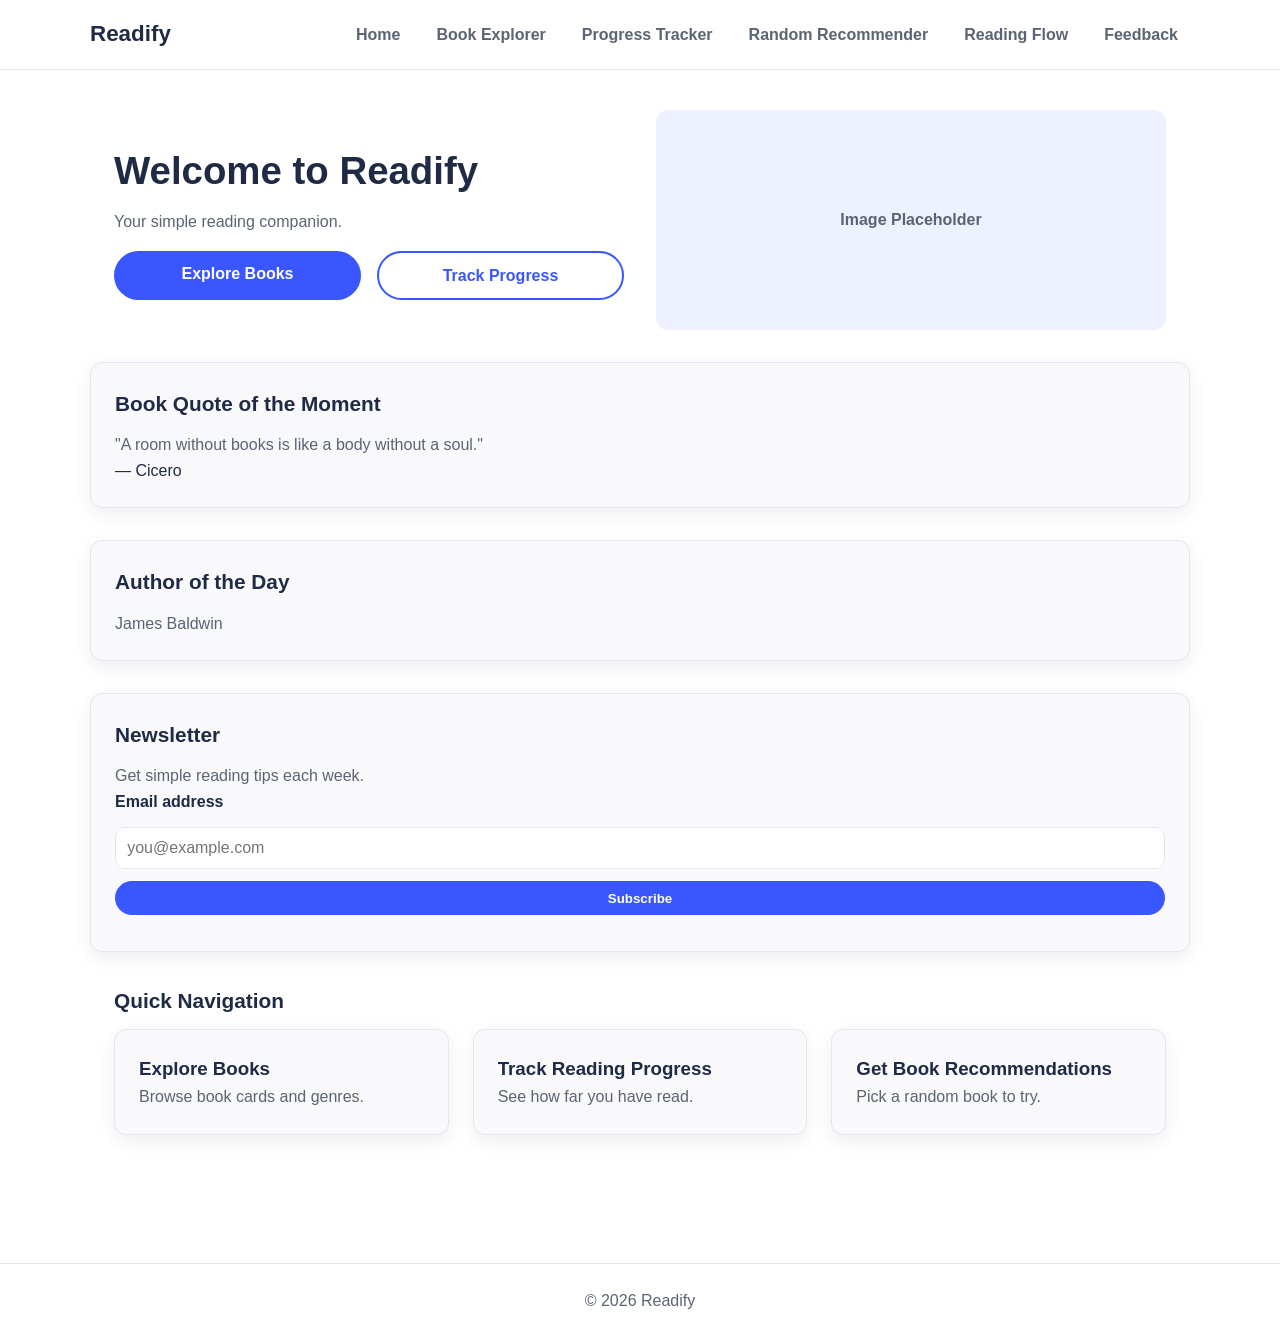
<file: index.html>
<!doctype html>
<html lang="en">
  <head>
    <meta charset="utf-8" />
    <meta name="viewport" content="width=device-width, initial-scale=1" />
    <title>Readify | Home</title>
    <link rel="manifest" href="manifest.json" />
    <meta name="theme-color" content="#3a57ff" />
    <link rel="stylesheet" href="assets/css/style.css" />
  </head>
  <body>
    <header class="site-header">
      <div class="container header-inner">
        <a class="logo" href="index.html">Readify</a>
        <button class="nav-toggle" type="button" aria-label="Toggle navigation" data-nav-toggle>
          ☰
        </button>
        <nav class="site-nav" data-nav-menu>
          <a href="index.html">Home</a>
          <a href="book-explorer.html">Book Explorer</a>
          <a href="progress-tracker.html">Progress Tracker</a>
          <a href="random-recommender.html">Random Recommender</a>
          <a href="reading-flow.html">Reading Flow</a>
          <a href="feedback.html">Feedback</a>
        </nav>
      </div>
    </header>

    <main class="page">
      <section class="section hero container">
        <div>
          <h1 class="page-title">Welcome to Readify</h1>
          <p class="page-intro">Your simple reading companion.</p>
          <div class="hero-actions">
            <a class="button" href="book-explorer.html">Explore Books</a>
            <a class="button secondary" href="progress-tracker.html">Track Progress</a>
          </div>
        </div>
        <div class="hero-image">Image Placeholder</div>
      </section>

      <section class="section container card">
        <h2 class="section-title">Book Quote of the Moment</h2>
        <p class="helper-text" data-quote-text>Loading quote...</p>
        <p data-quote-author>—</p>
      </section>

      <section class="section container card">
        <h2 class="section-title">Author of the Day</h2>
        <p class="helper-text" data-author-of-day>Loading author...</p>
      </section>

      <section class="section container card">
        <h2 class="section-title">Newsletter</h2>
        <p class="helper-text">Get simple reading tips each week.</p>
        <form data-newsletter-form>
          <label for="newsletter-email">Email address</label>
          <input id="newsletter-email" name="email" type="email" placeholder="you@example.com" required />
          <button class="button" type="submit">Subscribe</button>
          <p class="success" data-newsletter-message></p>
        </form>
      </section>

      <section class="section container">
        <h2 class="section-title">Quick Navigation</h2>
        <div class="grid grid-3">
          <a class="card link-card" href="book-explorer.html">
            <h3>Explore Books</h3>
            <p class="helper-text">Browse book cards and genres.</p>
          </a>
          <a class="card link-card" href="progress-tracker.html">
            <h3>Track Reading Progress</h3>
            <p class="helper-text">See how far you have read.</p>
          </a>
          <a class="card link-card" href="random-recommender.html">
            <h3>Get Book Recommendations</h3>
            <p class="helper-text">Pick a random book to try.</p>
          </a>
        </div>
      </section>
    </main>

    <footer class="site-footer">
      <div class="container">© 2026 Readify</div>
    </footer>

    <script src="assets/js/app.js"></script>
    <script src="assets/js/home.js"></script>
  </body>
</html>
</file>
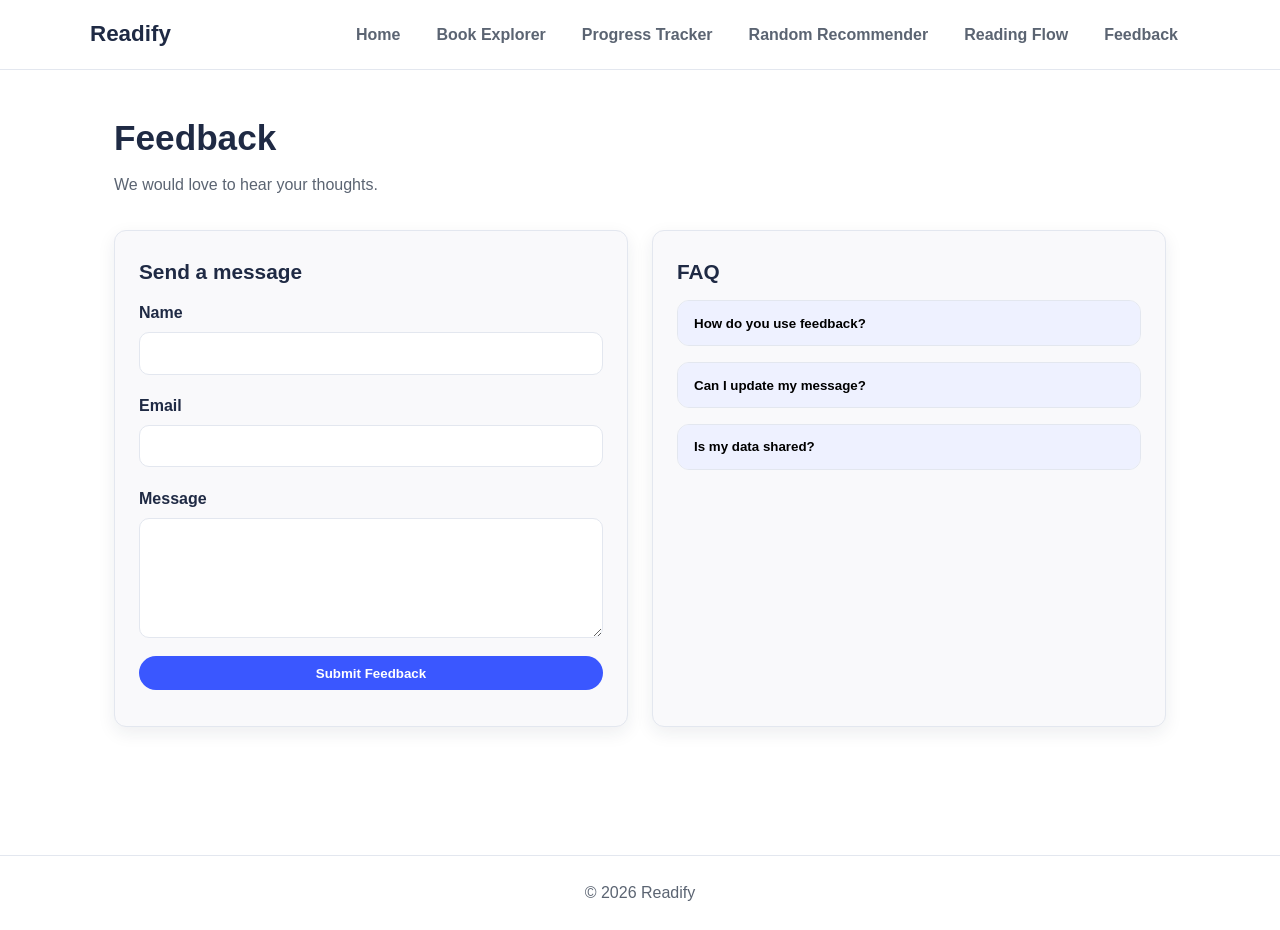
<file: feedback.html>
<!doctype html>
<html lang="en">
  <head>
    <meta charset="utf-8" />
    <meta name="viewport" content="width=device-width, initial-scale=1" />
    <title>Readify | Feedback</title>
    <link rel="manifest" href="manifest.json" />
    <meta name="theme-color" content="#3a57ff" />
    <link rel="stylesheet" href="assets/css/style.css" />
  </head>
  <body>
    <header class="site-header">
      <div class="container header-inner">
        <a class="logo" href="index.html">Readify</a>
        <button class="nav-toggle" type="button" aria-label="Toggle navigation" data-nav-toggle>
          ☰
        </button>
        <nav class="site-nav" data-nav-menu>
          <a href="index.html">Home</a>
          <a href="book-explorer.html">Book Explorer</a>
          <a href="progress-tracker.html">Progress Tracker</a>
          <a href="random-recommender.html">Random Recommender</a>
          <a href="reading-flow.html">Reading Flow</a>
          <a href="feedback.html">Feedback</a>
        </nav>
      </div>
    </header>

    <main class="page">
      <section class="section container">
        <h1 class="page-title">Feedback</h1>
        <p class="page-intro">We would love to hear your thoughts.</p>
      </section>

      <section class="section container grid grid-2">
        <div class="card">
          <h2 class="section-title">Send a message</h2>
          <form data-feedback-form>
            <label>
              Name
              <input type="text" name="name" required />
              <span class="error" data-error-name></span>
            </label>
            <label>
              Email
              <input type="email" name="email" required />
              <span class="error" data-error-email></span>
            </label>
            <label>
              Message
              <textarea name="message" required></textarea>
              <span class="error" data-error-message></span>
            </label>
            <button class="button" type="submit">Submit Feedback</button>
            <p class="success" data-feedback-success></p>
          </form>
        </div>

        <div class="card">
          <h2 class="section-title">FAQ</h2>
          <div class="faq-list">
            <div class="accordion-item" data-accordion-item>
              <button class="accordion-button" type="button" data-accordion-button>
                How do you use feedback?
              </button>
              <div class="accordion-content">
                <p class="helper-text">We review messages to improve the app for students.</p>
              </div>
            </div>
            <div class="accordion-item" data-accordion-item>
              <button class="accordion-button" type="button" data-accordion-button>
                Can I update my message?
              </button>
              <div class="accordion-content">
                <p class="helper-text">Yes, send a new message anytime.</p>
              </div>
            </div>
            <div class="accordion-item" data-accordion-item>
              <button class="accordion-button" type="button" data-accordion-button>
                Is my data shared?
              </button>
              <div class="accordion-content">
                <p class="helper-text">No, it stays in your browser storage.</p>
              </div>
            </div>
          </div>
        </div>
      </section>
    </main>

    <footer class="site-footer">
      <div class="container">© 2026 Readify</div>
    </footer>

    <script src="assets/js/app.js"></script>
    <script src="assets/js/feedback.js"></script>
  </body>
</html>
</file>
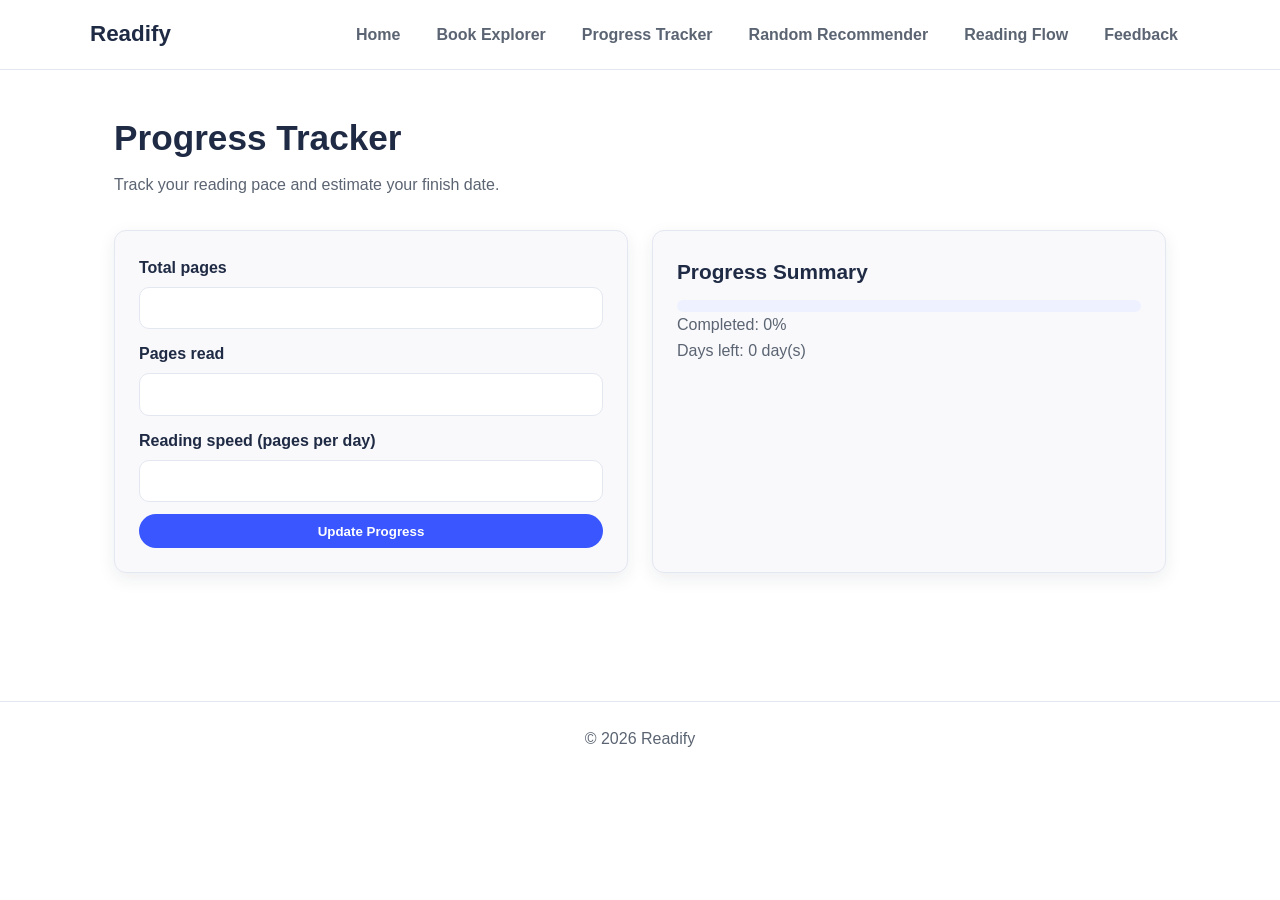
<file: progress-tracker.html>
<!doctype html>
<html lang="en">
  <head>
    <meta charset="utf-8" />
    <meta name="viewport" content="width=device-width, initial-scale=1" />
    <title>Readify | Progress Tracker</title>
    <link rel="manifest" href="manifest.json" />
    <meta name="theme-color" content="#3a57ff" />
    <link rel="stylesheet" href="assets/css/style.css" />
  </head>
  <body>
    <header class="site-header">
      <div class="container header-inner">
        <a class="logo" href="index.html">Readify</a>
        <button class="nav-toggle" type="button" aria-label="Toggle navigation" data-nav-toggle>
          ☰
        </button>
        <nav class="site-nav" data-nav-menu>
          <a href="index.html">Home</a>
          <a href="book-explorer.html">Book Explorer</a>
          <a href="progress-tracker.html">Progress Tracker</a>
          <a href="random-recommender.html">Random Recommender</a>
          <a href="reading-flow.html">Reading Flow</a>
          <a href="feedback.html">Feedback</a>
        </nav>
      </div>
    </header>

    <main class="page">
      <section class="section container">
        <h1 class="page-title">Progress Tracker</h1>
        <p class="page-intro">Track your reading pace and estimate your finish date.</p>
      </section>

      <section class="section container grid grid-2">
        <div class="card">
          <form data-tracker-form>
            <label>
              Total pages
              <input type="number" name="totalPages" min="1" required />
            </label>
            <label>
              Pages read
              <input type="number" name="pagesRead" min="0" required />
            </label>
            <label>
              Reading speed (pages per day)
              <input type="number" name="speed" min="1" required />
            </label>
            <button class="button" type="submit">Update Progress</button>
          </form>
        </div>

        <div class="card">
          <h2 class="section-title">Progress Summary</h2>
          <div class="progress-bar">
            <div class="progress-bar-fill" data-progress-fill></div>
          </div>
          <p class="helper-text">Completed: <span data-progress-percent>0%</span></p>
          <p class="helper-text">Days left: <span data-progress-days>0 day(s)</span></p>
        </div>
      </section>
    </main>

    <footer class="site-footer">
      <div class="container">© 2026 Readify</div>
    </footer>

    <script src="assets/js/app.js"></script>
    <script src="assets/js/tracker.js"></script>
  </body>
</html>
</file>
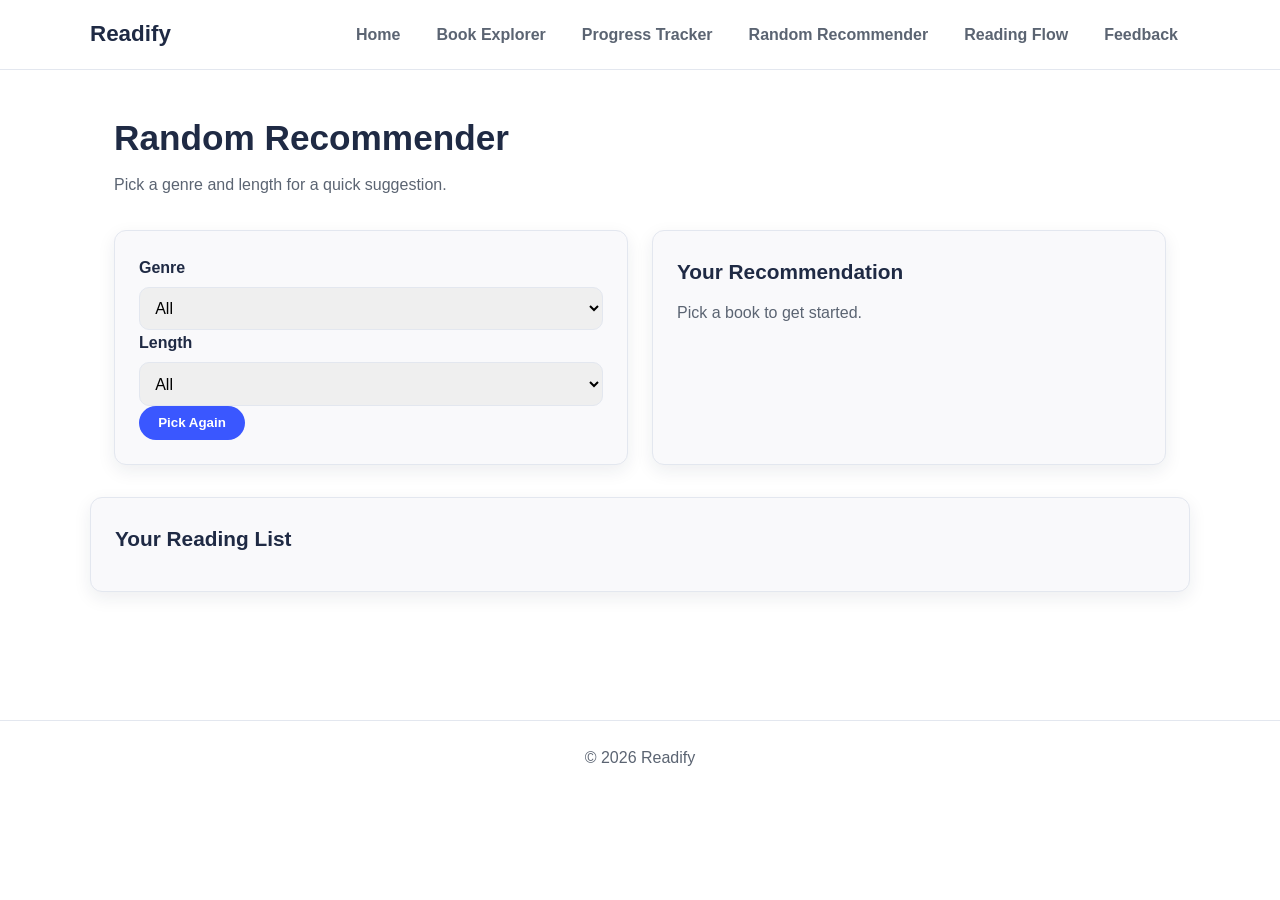
<file: random-recommender.html>
<!doctype html>
<html lang="en">
  <head>
    <meta charset="utf-8" />
    <meta name="viewport" content="width=device-width, initial-scale=1" />
    <title>Readify | Random Recommender</title>
    <link rel="manifest" href="manifest.json" />
    <meta name="theme-color" content="#3a57ff" />
    <link rel="stylesheet" href="assets/css/style.css" />
  </head>
  <body>
    <header class="site-header">
      <div class="container header-inner">
        <a class="logo" href="index.html">Readify</a>
        <button class="nav-toggle" type="button" aria-label="Toggle navigation" data-nav-toggle>
          ☰
        </button>
        <nav class="site-nav" data-nav-menu>
          <a href="index.html">Home</a>
          <a href="book-explorer.html">Book Explorer</a>
          <a href="progress-tracker.html">Progress Tracker</a>
          <a href="random-recommender.html">Random Recommender</a>
          <a href="reading-flow.html">Reading Flow</a>
          <a href="feedback.html">Feedback</a>
        </nav>
      </div>
    </header>

    <main class="page">
      <section class="section container">
        <h1 class="page-title">Random Recommender</h1>
        <p class="page-intro">Pick a genre and length for a quick suggestion.</p>
      </section>

      <section class="section container grid grid-2">
        <div class="card">
          <label>
            Genre
            <select data-rec-genre>
              <option value="All">All</option>
              <option value="Fiction">Fiction</option>
              <option value="Sci-Fi">Sci-Fi</option>
              <option value="Romance">Romance</option>
              <option value="Non-Fiction">Non-Fiction</option>
              <option value="Mystery">Mystery</option>
            </select>
          </label>
          <label>
            Length
            <select data-rec-length>
              <option value="All">All</option>
              <option value="Short">Short</option>
              <option value="Medium">Medium</option>
              <option value="Long">Long</option>
            </select>
          </label>
          <button class="button" type="button" data-pick-button>Pick Again</button>
        </div>

        <div class="card">
          <h2 class="section-title">Your Recommendation</h2>
          <p class="helper-text" data-rec-title>Pick a book to get started.</p>
          <p data-rec-author></p>
        </div>
      </section>

      <section class="section container card">
        <h2 class="section-title">Your Reading List</h2>
        <ul class="list" data-reading-list></ul>
      </section>
    </main>

    <footer class="site-footer">
      <div class="container">© 2026 Readify</div>
    </footer>

    <script src="assets/js/app.js"></script>
    <script src="assets/js/recommender.js"></script>
  </body>
</html>
</file>
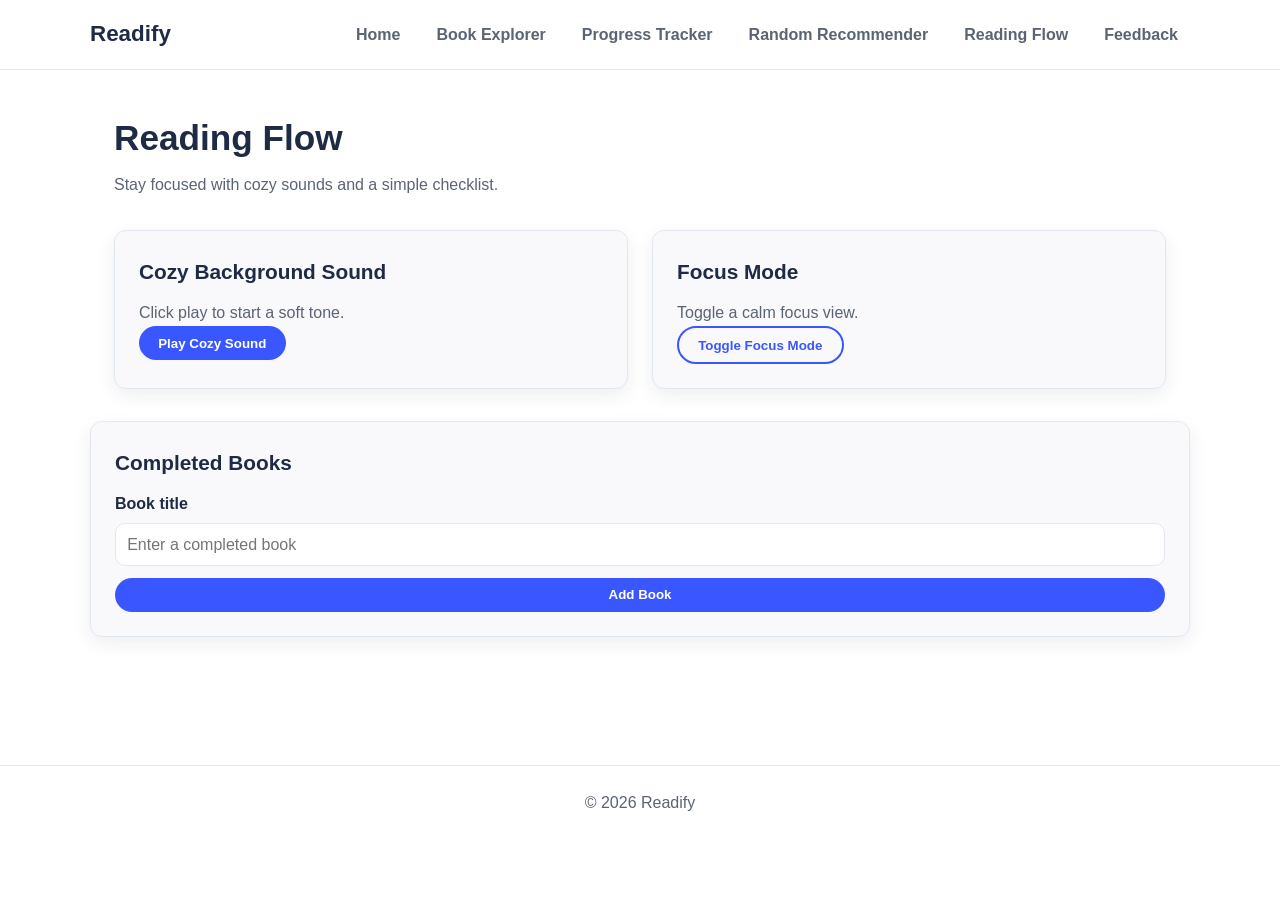
<file: reading-flow.html>
<!doctype html>
<html lang="en">
  <head>
    <meta charset="utf-8" />
    <meta name="viewport" content="width=device-width, initial-scale=1" />
    <title>Readify | Reading Flow</title>
    <link rel="manifest" href="manifest.json" />
    <meta name="theme-color" content="#3a57ff" />
    <link rel="stylesheet" href="assets/css/style.css" />
  </head>
  <body>
    <header class="site-header">
      <div class="container header-inner">
        <a class="logo" href="index.html">Readify</a>
        <button class="nav-toggle" type="button" aria-label="Toggle navigation" data-nav-toggle>
          ☰
        </button>
        <nav class="site-nav" data-nav-menu>
          <a href="index.html">Home</a>
          <a href="book-explorer.html">Book Explorer</a>
          <a href="progress-tracker.html">Progress Tracker</a>
          <a href="random-recommender.html">Random Recommender</a>
          <a href="reading-flow.html">Reading Flow</a>
          <a href="feedback.html">Feedback</a>
        </nav>
      </div>
    </header>

    <main class="page">
      <section class="section container">
        <h1 class="page-title">Reading Flow</h1>
        <p class="page-intro">Stay focused with cozy sounds and a simple checklist.</p>
      </section>

      <section class="section container grid grid-2">
        <div class="card">
          <h2 class="section-title">Cozy Background Sound</h2>
          <p class="helper-text">Click play to start a soft tone.</p>
          <button class="button" type="button" data-audio-toggle>Play Cozy Sound</button>
        </div>

        <div class="card">
          <h2 class="section-title">Focus Mode</h2>
          <p class="helper-text">Toggle a calm focus view.</p>
          <button class="button secondary" type="button" data-focus-toggle>Toggle Focus Mode</button>
        </div>
      </section>

      <section class="section container card">
        <h2 class="section-title">Completed Books</h2>
        <form data-completed-form>
          <label>
            Book title
            <input type="text" name="title" placeholder="Enter a completed book" required />
          </label>
          <button class="button" type="submit">Add Book</button>
        </form>
        <ul class="list" data-completed-list></ul>
      </section>
    </main>

    <footer class="site-footer">
      <div class="container">© 2026 Readify</div>
    </footer>

    <script src="assets/js/app.js"></script>
    <script src="assets/js/flow.js"></script>
  </body>
</html>
</file>
<file: assets/css/style.css>
/*
  Readify - Simple, clean, and student-friendly styles.
  Use one consistent design across all pages.
*/

:root {
  --bg: #ffffff;
  --text: #1f2a44;
  --muted: #5b6472;
  --primary: #3a57ff;
  --primary-light: #eef1ff;
  --border: #e3e7ef;
  --card: #f9f9fb;
  --radius: 12px;
  --shadow: 0 6px 18px rgba(31, 42, 68, 0.08);
  --max-width: 1100px;
}

* {
  box-sizing: border-box;
  margin: 0;
  padding: 0;
}

body {
  font-family: "Segoe UI", sans-serif;
  color: var(--text);
  background: var(--bg);
  line-height: 1.6;
}

a {
  text-decoration: none;
  color: inherit;
}

img {
  max-width: 100%;
  display: block;
}

.container {
  width: 100%;
  max-width: var(--max-width);
  margin: 0 auto;
  padding: 0 1.5rem;
}

/* Header */

.site-header {
  border-bottom: 1px solid var(--border);
  background: #ffffff;
  position: sticky;
  top: 0;
  z-index: 10;
}

.header-inner {
  display: flex;
  align-items: center;
  justify-content: space-between;
  padding: 1rem 0;
  gap: 1rem;
}

.logo {
  font-size: 1.4rem;
  font-weight: 700;
  color: var(--text);
}

.nav-toggle {
  display: none;
  border: none;
  background: var(--primary);
  color: #ffffff;
  padding: 0.5rem 0.8rem;
  border-radius: 8px;
  cursor: pointer;
  font-size: 1.2rem;
}

.site-nav {
  display: flex;
  gap: 0.75rem;
  flex-wrap: wrap;
}

.site-nav a {
  padding: 0.35rem 0.75rem;
  border-radius: 999px;
  color: var(--muted);
  font-weight: 600;
  transition: background 0.2s ease;
}

.site-nav a:hover,
.site-nav a:focus {
  background: var(--primary-light);
  color: var(--text);
}

/* Footer */

.site-footer {
  border-top: 1px solid var(--border);
  padding: 1.5rem 0;
  text-align: center;
  color: var(--muted);
  margin-top: 3rem;
}

/* Layout */

.page {
  padding: 2.5rem 0 3rem;
}

.section {
  margin-bottom: 2rem;
}

.section h2 {
  margin-bottom: 0.75rem;
}

.page-title {
  font-size: 2.2rem;
  margin-bottom: 0.4rem;
}

.page-intro {
  color: var(--muted);
}

.section-title {
  font-size: 1.3rem;
  margin-bottom: 0.75rem;
}

.card {
  background: var(--card);
  border: 1px solid var(--border);
  border-radius: var(--radius);
  padding: 1.5rem;
  box-shadow: var(--shadow);
}

.grid {
  display: grid;
  gap: 1.5rem;
}

.grid-2 {
  grid-template-columns: repeat(2, minmax(0, 1fr));
}

.grid-3 {
  grid-template-columns: repeat(3, minmax(0, 1fr));
}

.button {
  display: inline-block;
  padding: 0.6rem 1.2rem;
  background: var(--primary);
  color: #ffffff;
  border-radius: 999px;
  border: none;
  font-weight: 600;
  cursor: pointer;
  text-align: center;
}

.button.secondary {
  background: transparent;
  color: var(--primary);
  border: 2px solid var(--primary);
}

.button:hover,
.button:focus {
  filter: brightness(0.95);
}

.button.secondary:hover,
.button.secondary:focus {
  background: var(--primary-light);
}

/* Forms */

form {
  display: grid;
  gap: 0.75rem;
}

label {
  font-weight: 600;
  display: grid;
  gap: 0.4rem;
}

input,
select,
textarea {
  padding: 0.7rem;
  border-radius: 10px;
  border: 1px solid var(--border);
  font-size: 1rem;
  font-family: inherit;
}

textarea {
  min-height: 120px;
  resize: vertical;
}

.helper-text {
  color: var(--muted);
}

.success {
  color: #1a7f37;
  font-weight: 600;
}

.error {
  color: #b42318;
  font-size: 0.9rem;
}

/* Hero */

.hero {
  display: grid;
  grid-template-columns: repeat(2, minmax(0, 1fr));
  gap: 2rem;
  align-items: center;
}

.hero h1 {
  font-size: 2.4rem;
  margin-bottom: 0.5rem;
}

.hero p {
  color: var(--muted);
  margin-bottom: 1rem;
}

.hero-actions {
  display: grid;
  grid-template-columns: repeat(2, minmax(0, 1fr));
  gap: 1rem;
}

.hero-image {
  height: 220px;
  border-radius: var(--radius);
  background: var(--primary-light);
  display: grid;
  place-items: center;
  color: var(--muted);
  font-weight: 600;
}

/* Quick links */

.link-card {
  transition: transform 0.2s ease;
}

.link-card:hover {
  transform: translateY(-4px);
}

/* Book explorer */

.book-grid {
  display: grid;
  gap: 1.5rem;
  grid-template-columns: repeat(auto-fit, minmax(220px, 1fr));
}

.book-card img {
  border-radius: var(--radius);
  margin-bottom: 0.75rem;
}

.badge {
  display: inline-block;
  background: var(--primary-light);
  color: var(--primary);
  padding: 0.2rem 0.6rem;
  border-radius: 999px;
  font-size: 0.8rem;
  font-weight: 600;
}

/* Modal */

.modal {
  position: fixed;
  inset: 0;
  background: rgba(17, 24, 39, 0.6);
  display: none;
  align-items: center;
  justify-content: center;
  padding: 1.5rem;
  z-index: 20;
}

.modal.is-open {
  display: flex;
}

.modal-content {
  background: #ffffff;
  border-radius: var(--radius);
  padding: 1.5rem;
  max-width: 700px;
  width: 100%;
  box-shadow: var(--shadow);
}

.modal-header {
  display: flex;
  justify-content: space-between;
  align-items: center;
  margin-bottom: 1rem;
}

.modal-close {
  border: none;
  background: var(--primary-light);
  color: var(--primary);
  border-radius: 50%;
  width: 32px;
  height: 32px;
  cursor: pointer;
  font-size: 1.1rem;
}

/* Progress tracker */

.progress-bar {
  background: var(--primary-light);
  border-radius: 999px;
  overflow: hidden;
  height: 12px;
}

.progress-bar-fill {
  height: 100%;
  width: 0;
  background: var(--primary);
  transition: width 0.6s ease;
}

/* Reading list */

.list {
  list-style: none;
  display: grid;
  gap: 0.5rem;
}

.list li {
  background: #ffffff;
  border: 1px solid var(--border);
  border-radius: 10px;
  padding: 0.6rem 0.8rem;
}

/* Accordion */

.accordion-item {
  border: 1px solid var(--border);
  border-radius: var(--radius);
  overflow: hidden;
  background: #ffffff;
}

.accordion-button {
  width: 100%;
  text-align: left;
  padding: 0.9rem 1rem;
  background: var(--primary-light);
  border: none;
  font-weight: 600;
  cursor: pointer;
}

.accordion-content {
  display: none;
  padding: 1rem;
}

.accordion-item.is-open .accordion-content {
  display: block;
}

.faq-list {
  display: grid;
  gap: 1rem;
}

/* Focus mode */

body.focus-mode {
  background: #0f172a;
  color: #f8fafc;
}

body.focus-mode .site-header,
body.focus-mode .card {
  background: #111827;
  border-color: rgba(255, 255, 255, 0.1);
}

body.focus-mode .helper-text,
body.focus-mode .page-intro {
  color: rgba(248, 250, 252, 0.7);
}

body.focus-mode .site-nav a {
  color: rgba(248, 250, 252, 0.8);
}

/* Responsive */

@media (max-width: 900px) {
  .hero {
    grid-template-columns: 1fr;
  }

  .hero-actions {
    grid-template-columns: 1fr;
  }

  .grid-2,
  .grid-3 {
    grid-template-columns: 1fr;
  }

  .nav-toggle {
    display: inline-flex;
  }

  .site-nav {
    position: absolute;
    right: 1.5rem;
    top: 68px;
    background: #ffffff;
    border: 1px solid var(--border);
    border-radius: var(--radius);
    padding: 1rem;
    flex-direction: column;
    display: none;
    width: 220px;
  }

  .site-nav.is-open {
    display: flex;
  }
}
</file>
